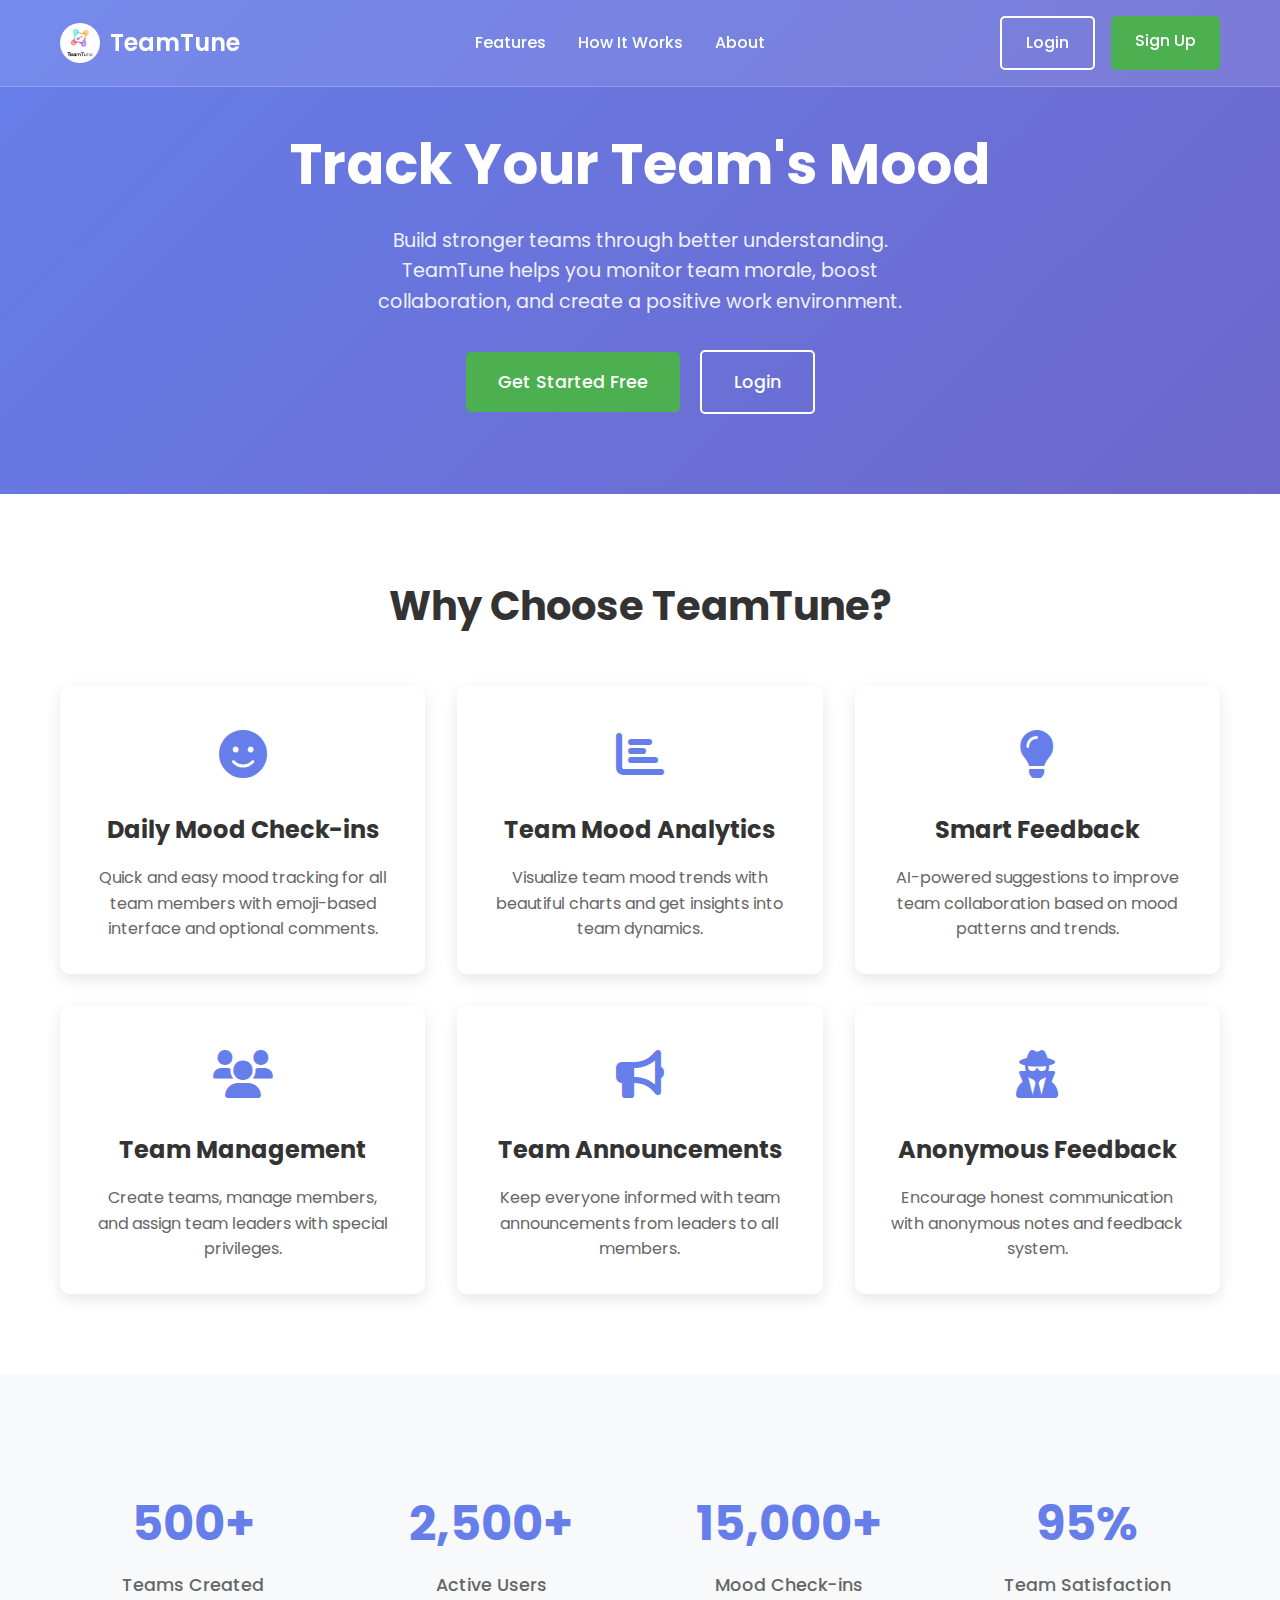
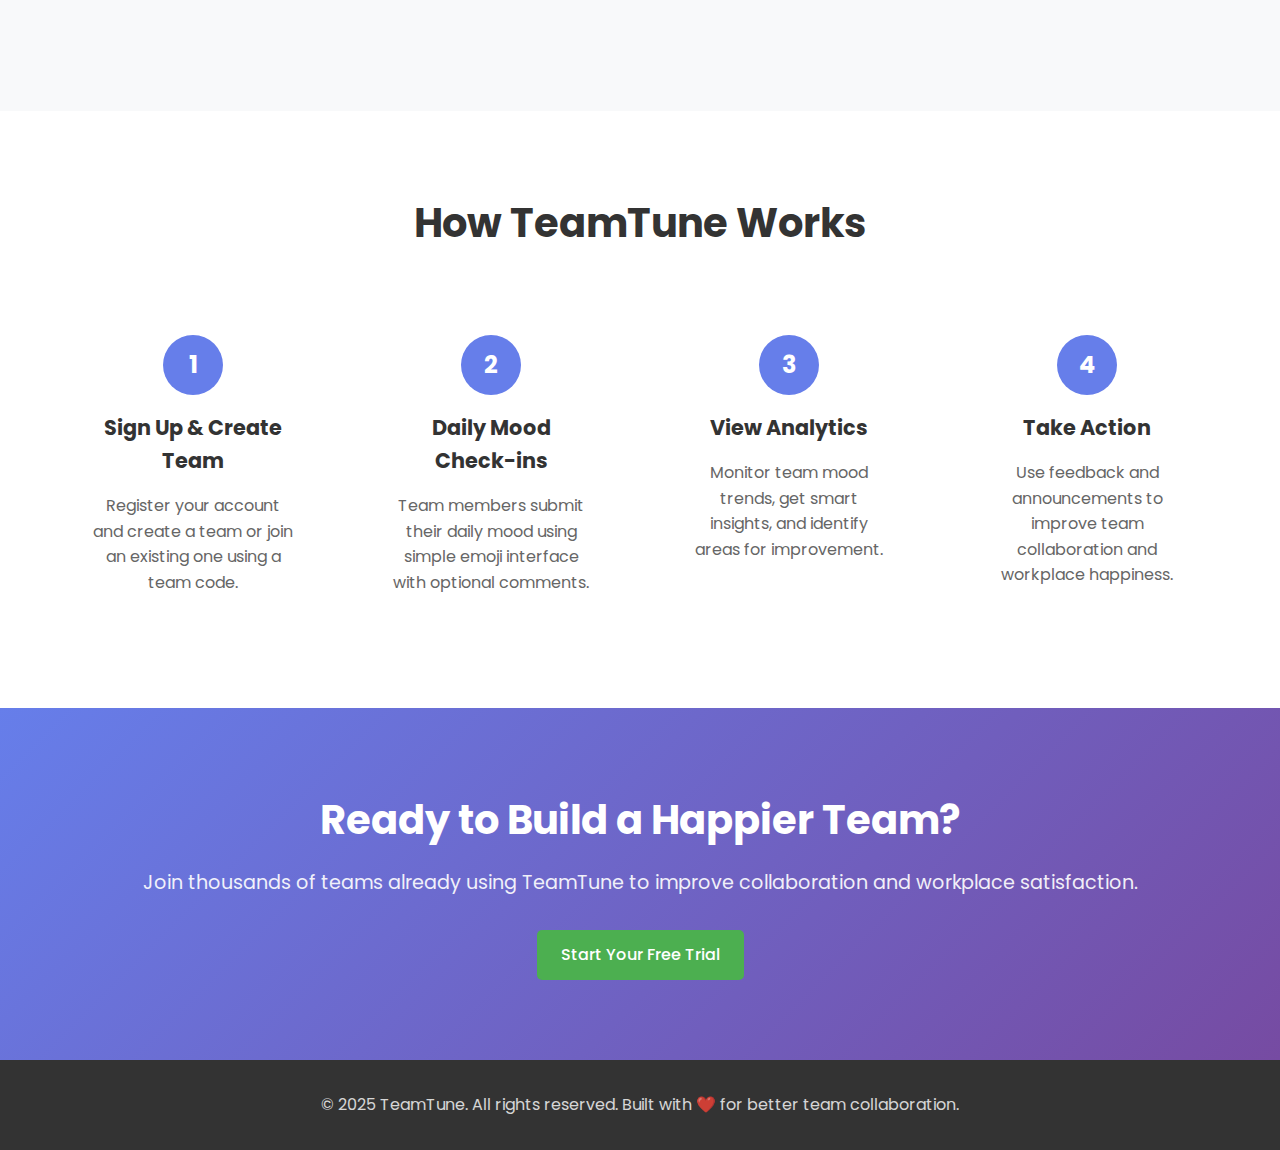
<file: index.html>
<!DOCTYPE html>
<html lang="en">
<head>
    <meta charset="UTF-8">
    <meta name="viewport" content="width=device-width, initial-scale=1.0">
    <title>TeamTune - Team Mood Tracking Platform</title>
    <!-- Favicon for browser tab -->
    <link rel="icon" href="image/llogo-removebg-preview (1).png" type="image/png">
    <link rel="shortcut icon" href="image/llogo-removebg-preview (1).png" type="image/png">
    <link rel="stylesheet" href="https://cdnjs.cloudflare.com/ajax/libs/font-awesome/6.0.0-beta3/css/all.min.css">
    <link href="https://fonts.googleapis.com/css2?family=Poppins:wght@300;400;500;600;700&display=swap" rel="stylesheet">
    <style>
        * {
            margin: 0;
            padding: 0;
            box-sizing: border-box;
        }

        body {
            font-family: 'Poppins', sans-serif;
            line-height: 1.6;
            color: #333;
            background: linear-gradient(135deg, #667eea 0%, #764ba2 100%);
            min-height: 100vh;
        }

        .container {
            max-width: 1200px;
            margin: 0 auto;
            padding: 0 20px;
        }

        /* Header */
        .header {
            background: rgba(255, 255, 255, 0.1);
            backdrop-filter: blur(10px);
            padding: 1rem 0;
            position: fixed;
            width: 100%;
            top: 0;
            z-index: 1000;
            border-bottom: 1px solid rgba(255, 255, 255, 0.2);
        }

        .nav {
            display: flex;
            justify-content: space-between;
            align-items: center;
        }

        .logo {
            display: flex;
            align-items: center;
            gap: 10px;
            color: white;
            font-size: 1.5rem;
            font-weight: 600;
        }

        .logo img {
            width: 40px;
            height: 40px;
        }

        .nav-links {
            display: flex;
            gap: 2rem;
            list-style: none;
        }

        .nav-links a {
            color: white;
            text-decoration: none;
            font-weight: 500;
            transition: color 0.3s;
        }

        .nav-links a:hover {
            color: #ffd700;
        }

        .auth-buttons {
            display: flex;
            gap: 1rem;
        }

        .btn {
            padding: 0.75rem 1.5rem;
            border: none;
            border-radius: 5px;
            font-weight: 500;
            text-decoration: none;
            cursor: pointer;
            transition: all 0.3s;
            display: inline-block;
            text-align: center;
        }

        .btn-primary {
            background: #4CAF50;
            color: white;
        }

        .btn-primary:hover {
            background: #45a049;
            transform: translateY(-2px);
        }

        .btn-secondary {
            background: transparent;
            color: white;
            border: 2px solid white;
        }

        .btn-secondary:hover {
            background: white;
            color: #667eea;
        }

        /* Hero Section */
        .hero {
            padding: 120px 0 80px;
            text-align: center;
            color: white;
        }

        .hero h1 {
            font-size: 3.5rem;
            margin-bottom: 1rem;
            font-weight: 700;
        }

        .hero p {
            font-size: 1.2rem;
            margin-bottom: 2rem;
            opacity: 0.9;
            max-width: 600px;
            margin-left: auto;
            margin-right: auto;
        }

        .hero .btn {
            font-size: 1.1rem;
            padding: 1rem 2rem;
            margin: 0 0.5rem;
        }

        /* Features Section */
        .features {
            padding: 80px 0;
            background: white;
        }

        .features h2 {
            text-align: center;
            font-size: 2.5rem;
            margin-bottom: 3rem;
            color: #333;
        }

        .features-grid {
            display: grid;
            grid-template-columns: repeat(auto-fit, minmax(300px, 1fr));
            gap: 2rem;
            margin-top: 3rem;
        }

        .feature-card {
            text-align: center;
            padding: 2rem;
            border-radius: 10px;
            box-shadow: 0 5px 15px rgba(0, 0, 0, 0.1);
            transition: transform 0.3s;
        }

        .feature-card:hover {
            transform: translateY(-5px);
        }

        .feature-icon {
            font-size: 3rem;
            color: #667eea;
            margin-bottom: 1rem;
        }

        .feature-card h3 {
            font-size: 1.5rem;
            margin-bottom: 1rem;
            color: #333;
        }

        .feature-card p {
            color: #666;
            line-height: 1.6;
        }

        /* Statistics Section */
        .stats {
            padding: 80px 0;
            background: #f8f9fa;
        }

        .stats-grid {
            display: grid;
            grid-template-columns: repeat(auto-fit, minmax(250px, 1fr));
            gap: 2rem;
            text-align: center;
        }

        .stat-item {
            padding: 2rem;
        }

        .stat-number {
            font-size: 3rem;
            font-weight: 700;
            color: #667eea;
            margin-bottom: 0.5rem;
        }

        .stat-label {
            font-size: 1.1rem;
            color: #666;
            font-weight: 500;
        }

        /* How It Works Section */
        .how-it-works {
            padding: 80px 0;
            background: white;
        }

        .how-it-works h2 {
            text-align: center;
            font-size: 2.5rem;
            margin-bottom: 3rem;
            color: #333;
        }

        .steps {
            display: grid;
            grid-template-columns: repeat(auto-fit, minmax(250px, 1fr));
            gap: 2rem;
            margin-top: 3rem;
        }

        .step {
            text-align: center;
            padding: 2rem;
            position: relative;
        }

        .step-number {
            display: inline-block;
            width: 60px;
            height: 60px;
            background: #667eea;
            color: white;
            border-radius: 50%;
            font-size: 1.5rem;
            font-weight: 700;
            line-height: 60px;
            margin-bottom: 1rem;
        }

        .step h3 {
            font-size: 1.3rem;
            margin-bottom: 1rem;
            color: #333;
        }

        .step p {
            color: #666;
            line-height: 1.6;
        }

        /* CTA Section */
        .cta {
            padding: 80px 0;
            background: linear-gradient(135deg, #667eea 0%, #764ba2 100%);
            color: white;
            text-align: center;
        }

        .cta h2 {
            font-size: 2.5rem;
            margin-bottom: 1rem;
        }

        .cta p {
            font-size: 1.2rem;
            margin-bottom: 2rem;
            opacity: 0.9;
        }

        /* Footer */
        .footer {
            background: #333;
            color: white;
            padding: 2rem 0;
            text-align: center;
        }

        .footer p {
            opacity: 0.8;
        }

        /* Responsive */
        @media (max-width: 768px) {
            .nav-links {
                display: none;
            }

            .hero h1 {
                font-size: 2.5rem;
            }

            .hero p {
                font-size: 1rem;
            }

            .auth-buttons {
                flex-direction: column;
                gap: 0.5rem;
            }
        }

        /* Animations */
        @keyframes fadeInUp {
            from {
                opacity: 0;
                transform: translateY(30px);
            }
            to {
                opacity: 1;
                transform: translateY(0);
            }
        }

        .feature-card {
            animation: fadeInUp 0.6s ease-out;
        }

        .feature-card:nth-child(1) { animation-delay: 0.1s; }
        .feature-card:nth-child(2) { animation-delay: 0.2s; }
        .feature-card:nth-child(3) { animation-delay: 0.3s; }
        .feature-card:nth-child(4) { animation-delay: 0.4s; }
        .feature-card:nth-child(5) { animation-delay: 0.5s; }
        .feature-card:nth-child(6) { animation-delay: 0.6s; }
    </style>
</head>
<body>
    <!-- Header -->
    <header class="header">
        <nav class="nav container">
            <div class="logo">
                <img src="image/llogo-removebg-preview (1).png" alt="TeamTune Logo">
                <span>TeamTune</span>
            </div>
            <ul class="nav-links">
                <li><a href="#features">Features</a></li>
                <li><a href="#how-it-works">How It Works</a></li>
                <li><a href="#about">About</a></li>
            </ul>
            <div class="auth-buttons">
                <a href="login.html" class="btn btn-secondary">Login</a>
                <a href="register.html" class="btn btn-primary">Sign Up</a>
            </div>
        </nav>
    </header>

    <!-- Hero Section -->
    <section class="hero">
        <div class="container">
            <h1>Track Your Team's Mood</h1>
            <p>Build stronger teams through better understanding. TeamTune helps you monitor team morale, boost collaboration, and create a positive work environment.</p>
            <a href="register.html" class="btn btn-primary">Get Started Free</a>
            <a href="login.html" class="btn btn-secondary">Login</a>
        </div>
    </section>

    <!-- Features Section -->
    <section class="features" id="features">
        <div class="container">
            <h2>Why Choose TeamTune?</h2>
            <div class="features-grid">
                <div class="feature-card">
                    <div class="feature-icon">
                        <i class="fas fa-smile"></i>
                    </div>
                    <h3>Daily Mood Check-ins</h3>
                    <p>Quick and easy mood tracking for all team members with emoji-based interface and optional comments.</p>
                </div>
                <div class="feature-card">
                    <div class="feature-icon">
                        <i class="fas fa-chart-bar"></i>
                    </div>
                    <h3>Team Mood Analytics</h3>
                    <p>Visualize team mood trends with beautiful charts and get insights into team dynamics.</p>
                </div>
                <div class="feature-card">
                    <div class="feature-icon">
                        <i class="fas fa-lightbulb"></i>
                    </div>
                    <h3>Smart Feedback</h3>
                    <p>AI-powered suggestions to improve team collaboration based on mood patterns and trends.</p>
                </div>
                <div class="feature-card">
                    <div class="feature-icon">
                        <i class="fas fa-users"></i>
                    </div>
                    <h3>Team Management</h3>
                    <p>Create teams, manage members, and assign team leaders with special privileges.</p>
                </div>
                <div class="feature-card">
                    <div class="feature-icon">
                        <i class="fas fa-bullhorn"></i>
                    </div>
                    <h3>Team Announcements</h3>
                    <p>Keep everyone informed with team announcements from leaders to all members.</p>
                </div>
                <div class="feature-card">
                    <div class="feature-icon">
                        <i class="fas fa-user-secret"></i>
                    </div>
                    <h3>Anonymous Feedback</h3>
                    <p>Encourage honest communication with anonymous notes and feedback system.</p>
                </div>
            </div>
        </div>
    </section>

    <!-- Statistics Section -->
    <section class="stats">
        <div class="container">
            <div class="stats-grid">
                <div class="stat-item">
                    <div class="stat-number">500+</div>
                    <div class="stat-label">Teams Created</div>
                </div>
                <div class="stat-item">
                    <div class="stat-number">2,500+</div>
                    <div class="stat-label">Active Users</div>
                </div>
                <div class="stat-item">
                    <div class="stat-number">15,000+</div>
                    <div class="stat-label">Mood Check-ins</div>
                </div>
                <div class="stat-item">
                    <div class="stat-number">95%</div>
                    <div class="stat-label">Team Satisfaction</div>
                </div>
            </div>
        </div>
    </section>

    <!-- How It Works Section -->
    <section class="how-it-works" id="how-it-works">
        <div class="container">
            <h2>How TeamTune Works</h2>
            <div class="steps">
                <div class="step">
                    <div class="step-number">1</div>
                    <h3>Sign Up & Create Team</h3>
                    <p>Register your account and create a team or join an existing one using a team code.</p>
                </div>
                <div class="step">
                    <div class="step-number">2</div>
                    <h3>Daily Mood Check-ins</h3>
                    <p>Team members submit their daily mood using simple emoji interface with optional comments.</p>
                </div>
                <div class="step">
                    <div class="step-number">3</div>
                    <h3>View Analytics</h3>
                    <p>Monitor team mood trends, get smart insights, and identify areas for improvement.</p>
                </div>
                <div class="step">
                    <div class="step-number">4</div>
                    <h3>Take Action</h3>
                    <p>Use feedback and announcements to improve team collaboration and workplace happiness.</p>
                </div>
            </div>
        </div>
    </section>

    <!-- CTA Section -->
    <section class="cta">
        <div class="container">
            <h2>Ready to Build a Happier Team?</h2>
            <p>Join thousands of teams already using TeamTune to improve collaboration and workplace satisfaction.</p>
            <a href="register.html" class="btn btn-primary">Start Your Free Trial</a>
        </div>
    </section>

    <!-- Footer -->
    <footer class="footer">
        <div class="container">
            <p>&copy; 2025 TeamTune. All rights reserved. Built with ❤️ for better team collaboration.</p>
        </div>
    </footer>

    <script>
        // Smooth scrolling for navigation links
        document.querySelectorAll('a[href^="#"]').forEach(anchor => {
            anchor.addEventListener('click', function (e) {
                e.preventDefault();
                const target = document.querySelector(this.getAttribute('href'));
                if (target) {
                    target.scrollIntoView({
                        behavior: 'smooth',
                        block: 'start'
                    });
                }
            });
        });

        // Check if user is already logged in
        document.addEventListener('DOMContentLoaded', () => {
            const currentUser = localStorage.getItem('teamtune_current_user');
            if (currentUser) {
                // If user is logged in, update the buttons
                const authButtons = document.querySelector('.auth-buttons');
                const user = JSON.parse(currentUser);
                authButtons.innerHTML = `
                    <span style="color: white; margin-right: 1rem;">Hello, ${user.name}!</span>
                    <a href="index.html" class="btn btn-primary">Dashboard</a>
                    <button onclick="logout()" class="btn btn-secondary">Logout</button>
                `;
            }
        });

        function logout() {
            localStorage.removeItem('teamtune_current_user');
            location.reload();
        }

        // Add scroll effect to header
        window.addEventListener('scroll', () => {
            const header = document.querySelector('.header');
            if (window.scrollY > 100) {
                header.style.background = 'rgba(255, 255, 255, 0.95)';
                header.style.backdropFilter = 'blur(20px)';
            } else {
                header.style.background = 'rgba(255, 255, 255, 0.1)';
                header.style.backdropFilter = 'blur(10px)';
            }
        });

        // Animate statistics on scroll
        const observerOptions = {
            threshold: 0.5,
            rootMargin: '0px 0px -100px 0px'
        };

        const observer = new IntersectionObserver((entries) => {
            entries.forEach(entry => {
                if (entry.isIntersecting) {
                    const statNumbers = entry.target.querySelectorAll('.stat-number');
                    statNumbers.forEach(stat => {
                        const finalNumber = stat.textContent;
                        const isPercentage = finalNumber.includes('%');
                        const numValue = parseInt(finalNumber.replace(/[^\d]/g, ''));
                        
                        let currentNumber = 0;
                        const increment = numValue / 50;
                        
                        const timer = setInterval(() => {
                            currentNumber += increment;
                            if (currentNumber >= numValue) {
                                stat.textContent = finalNumber;
                                clearInterval(timer);
                            } else {
                                stat.textContent = Math.floor(currentNumber) + (isPercentage ? '%' : '+');
                            }
                        }, 30);
                    });
                    observer.unobserve(entry.target);
                }
            });
        }, observerOptions);

        const statsSection = document.querySelector('.stats');
        if (statsSection) {
            observer.observe(statsSection);
        }
    </script>
</body>
</html>
</file>
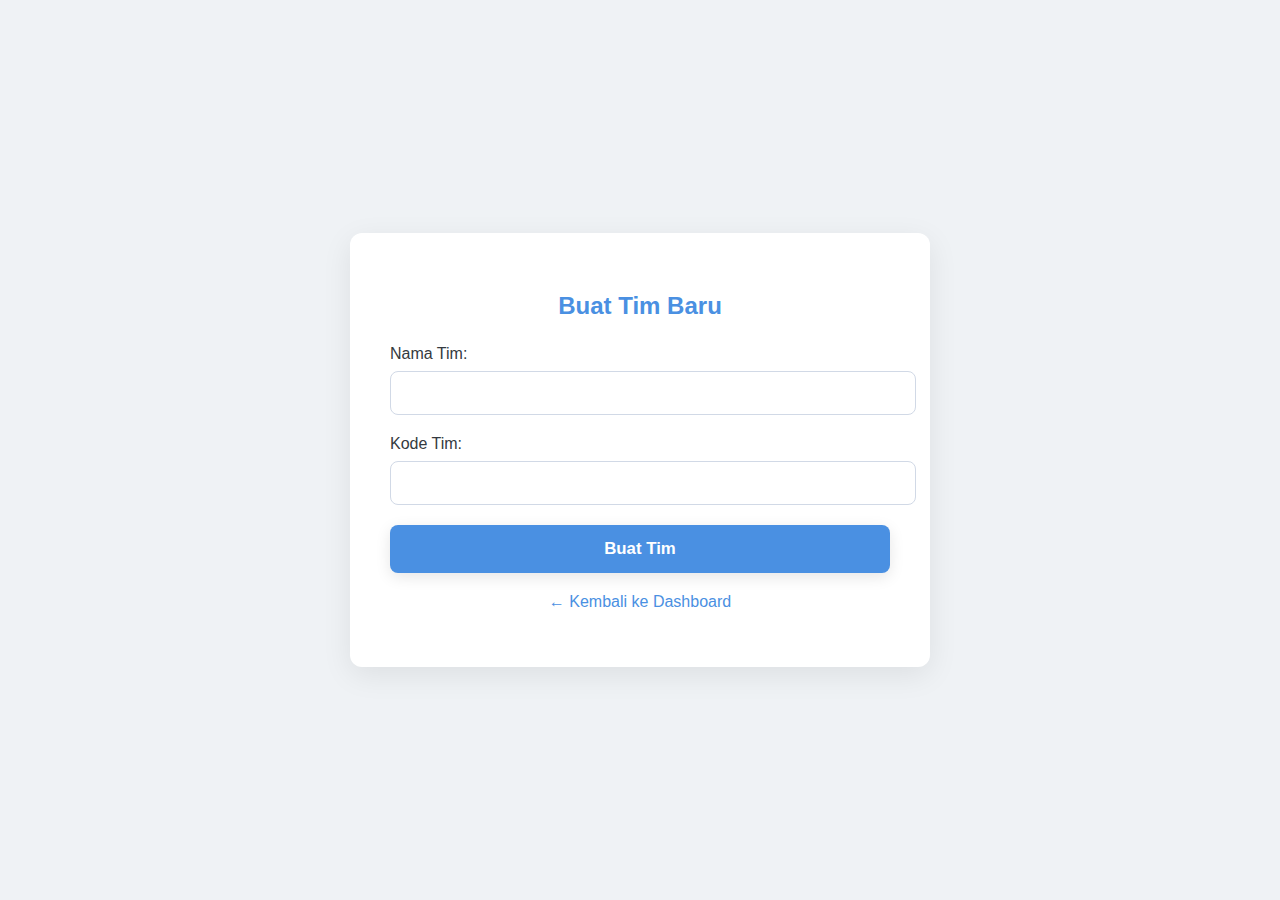
<file: create-team.html>
<!DOCTYPE html>
<html lang="en">
<head>
  <meta charset="UTF-8">
  <title>Buat Tim - TeamTune</title>
  <link rel="stylesheet" href="css/team.css">
</head>
<body>
  <div class="auth-container">
    <h2>Buat Tim Baru</h2>
    <form id="createTeamForm">
      <label for="teamName">Nama Tim:</label>
      <input type="text" id="teamName" required>
      <label for="teamCode">Kode Tim:</label>
      <input type="text" id="teamCode" required>
      <button type="submit">Buat Tim</button>
    </form>
    <p><a href="user-dashboard.html">← Kembali ke Dashboard</a></p>
  </div>

  <script src="js/create-team.js"></script>
</body>
</html>
</file>
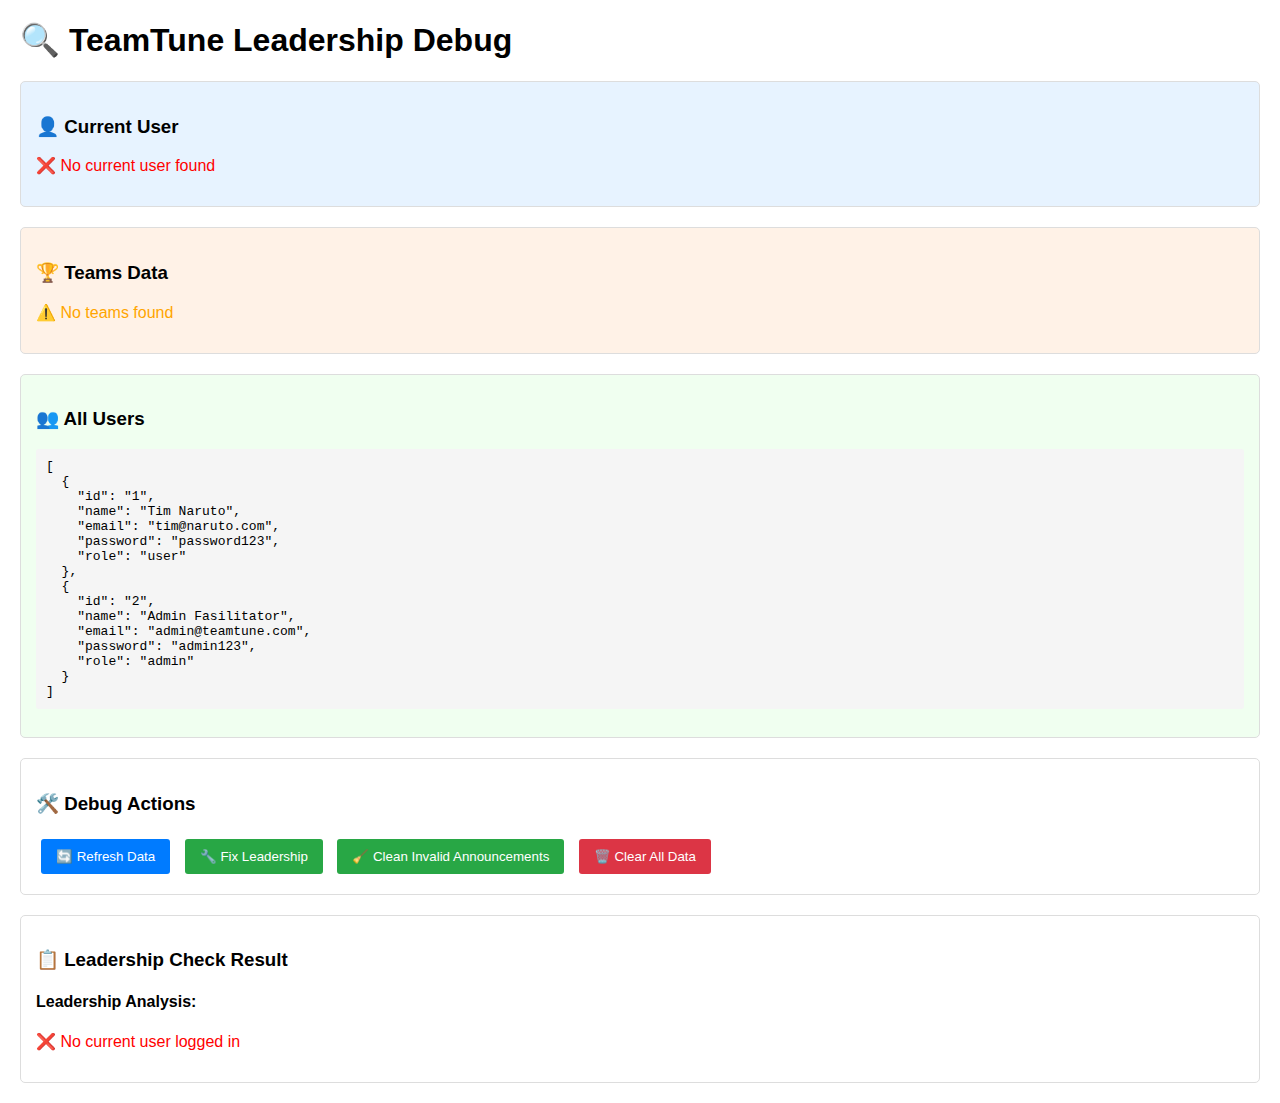
<file: debug.html>
<!DOCTYPE html>
<html>
<head>
    <title>Debug TeamTune Leadership</title>
    <style>
        body { font-family: Arial, sans-serif; margin: 20px; }
        .debug-section { margin: 20px 0; padding: 15px; border: 1px solid #ddd; border-radius: 5px; }
        .user-info { background: #e7f3ff; }
        .team-info { background: #fff2e7; }
        .role-info { background: #f0fff0; }
        pre { background: #f5f5f5; padding: 10px; border-radius: 3px; overflow-x: auto; }
        button { padding: 10px 15px; margin: 5px; border: none; border-radius: 3px; cursor: pointer; }
        .btn-primary { background: #007bff; color: white; }
        .btn-danger { background: #dc3545; color: white; }
        .btn-success { background: #28a745; color: white; }
    </style>
</head>
<body>
    <h1>🔍 TeamTune Leadership Debug</h1>

    <div class="debug-section user-info">
        <h3>👤 Current User</h3>
        <div id="currentUserInfo"></div>
    </div>

    <div class="debug-section team-info">
        <h3>🏆 Teams Data</h3>
        <div id="teamsInfo"></div>
    </div>

    <div class="debug-section role-info">
        <h3>👥 All Users</h3>
        <div id="allUsersInfo"></div>
    </div>

    <div class="debug-section">
        <h3>🛠️ Debug Actions</h3>
        <button class="btn-primary" onclick="refreshDebug()">🔄 Refresh Data</button>
        <button class="btn-success" onclick="fixLeadership()">🔧 Fix Leadership</button>
        <button class="btn-success" onclick="cleanupAnnouncements()">🧹 Clean Invalid Announcements</button>
        <button class="btn-danger" onclick="clearData()">🗑️ Clear All Data</button>
    </div>

    <div class="debug-section">
        <h3>📋 Leadership Check Result</h3>
        <div id="leadershipCheck"></div>
    </div>

    <script>
        function refreshDebug() {
            // Current User
            const currentUser = JSON.parse(localStorage.getItem('teamtune_current_user') || 'null');
            document.getElementById('currentUserInfo').innerHTML = currentUser ? 
                `<pre>${JSON.stringify(currentUser, null, 2)}</pre>` : 
                '<p style="color: red;">❌ No current user found</p>';

            // Teams
            const teams = JSON.parse(localStorage.getItem('teams') || '[]');
            document.getElementById('teamsInfo').innerHTML = teams.length > 0 ? 
                `<pre>${JSON.stringify(teams, null, 2)}</pre>` : 
                '<p style="color: orange;">⚠️ No teams found</p>';

            // All Users
            const users = JSON.parse(localStorage.getItem('teamtune_users') || '[]');
            document.getElementById('allUsersInfo').innerHTML = users.length > 0 ? 
                `<pre>${JSON.stringify(users, null, 2)}</pre>` : 
                '<p style="color: orange;">⚠️ No users found</p>';

            // Leadership Check
            checkLeadership();
        }

        function checkLeadership() {
            const currentUser = JSON.parse(localStorage.getItem('teamtune_current_user') || 'null');
            const teams = JSON.parse(localStorage.getItem('teams') || '[]');
            
            let result = '<h4>Leadership Analysis:</h4>';
            
            if (!currentUser) {
                result += '<p style="color: red;">❌ No current user logged in</p>';
                document.getElementById('leadershipCheck').innerHTML = result;
                return;
            }

            result += `<p><strong>User:</strong> ${currentUser.name} (ID: ${currentUser.id})</p>`;
            result += `<p><strong>User Role:</strong> ${currentUser.role || 'undefined'}</p>`;
            result += `<p><strong>User Team ID:</strong> ${currentUser.teamId || 'none'}</p>`;

            if (currentUser.teamId) {
                const userTeam = teams.find(t => t.id === currentUser.teamId);
                if (userTeam) {
                    result += `<p><strong>Team Found:</strong> ${userTeam.name}</p>`;
                    result += `<p><strong>Team Leader ID:</strong> ${userTeam.leaderId || 'undefined'}</p>`;
                    
                    const isLeader1 = currentUser.role === 'team_leader';
                    const isLeader2 = userTeam.leaderId === currentUser.id;
                    
                    result += `<p><strong>Role Check:</strong> ${isLeader1 ? '✅' : '❌'} (role === 'team_leader')</p>`;
                    result += `<p><strong>Leader ID Check:</strong> ${isLeader2 ? '✅' : '❌'} (leaderId matches)</p>`;
                    
                    if (isLeader1 && isLeader2) {
                        result += '<p style="color: green; font-weight: bold;">🎉 USER IS VALID LEADER!</p>';
                    } else {
                        result += '<p style="color: red; font-weight: bold;">❌ LEADERSHIP ISSUE DETECTED!</p>';
                        if (!isLeader1) result += '<p style="color: red;">→ User role is not team_leader</p>';
                        if (!isLeader2) result += '<p style="color: red;">→ Team leaderId does not match user ID</p>';
                    }
                } else {
                    result += '<p style="color: red;">❌ Team not found in teams array</p>';
                }
            } else {
                result += '<p style="color: orange;">⚠️ User has no team</p>';
            }

            document.getElementById('leadershipCheck').innerHTML = result;
        }

        function fixLeadership() {
            const currentUser = JSON.parse(localStorage.getItem('teamtune_current_user') || 'null');
            const teams = JSON.parse(localStorage.getItem('teams') || '[]');
            const users = JSON.parse(localStorage.getItem('teamtune_users') || '[]');

            if (!currentUser) {
                alert('❌ No user logged in');
                return;
            }

            // If user has no team, can't fix leadership
            if (!currentUser.teamId) {
                alert('❌ User has no team');
                return;
            }

            // Find team and user
            const teamIndex = teams.findIndex(t => t.id === currentUser.teamId);
            const userIndex = users.findIndex(u => u.id === currentUser.id);

            if (teamIndex === -1) {
                alert('❌ Team not found');
                return;
            }

            if (userIndex === -1) {
                alert('❌ User not found in users array');
                return;
            }

            // Check if team has no leader, make current user the leader
            if (!teams[teamIndex].leaderId) {
                teams[teamIndex].leaderId = currentUser.id;
                users[userIndex].role = 'team_leader';
                currentUser.role = 'team_leader';

                // Save back to localStorage
                localStorage.setItem('teams', JSON.stringify(teams));
                localStorage.setItem('teamtune_users', JSON.stringify(users));
                localStorage.setItem('teamtune_current_user', JSON.stringify(currentUser));

                alert('✅ Leadership fixed! You are now the team leader. Refresh user dashboard to see changes.');
            } else if (teams[teamIndex].leaderId === currentUser.id) {
                // User is already leader in team, just fix the role
                users[userIndex].role = 'team_leader';
                currentUser.role = 'team_leader';

                localStorage.setItem('teamtune_users', JSON.stringify(users));
                localStorage.setItem('teamtune_current_user', JSON.stringify(currentUser));

                alert('✅ User role fixed! You are confirmed as team leader. Refresh user dashboard to see changes.');
            } else {
                alert('❌ Another user is already the leader of this team');
            }

            refreshDebug();
        }

        function clearData() {
            if (confirm('Are you sure you want to clear all data?')) {
                localStorage.removeItem('teamtune_current_user');
                localStorage.removeItem('teams');
                localStorage.removeItem('teamtune_users');
                localStorage.removeItem('teamtune_moods');
                localStorage.removeItem('team_announcements');
                alert('🗑️ All data cleared');
                refreshDebug();
            }
        }

        function cleanupAnnouncements() {
            const announcements = JSON.parse(localStorage.getItem('team_announcements') || '[]');
            const teams = JSON.parse(localStorage.getItem('teams') || '[]');
            const users = JSON.parse(localStorage.getItem('teamtune_users') || '[]');
            
            const beforeCount = announcements.length;
            
            const validAnnouncements = announcements.filter(announcement => {
                const team = teams.find(t => t.id === announcement.teamId);
                const author = users.find(u => u.id === announcement.authorId);
                
                // Keep announcement only if author is verified team leader
                return team && author && 
                       author.role === 'team_leader' && 
                       team.leaderId === author.id;
            });
            
            localStorage.setItem('team_announcements', JSON.stringify(validAnnouncements));
            
            const removedCount = beforeCount - validAnnouncements.length;
            alert(`🧹 Cleaned up ${removedCount} invalid announcements. ${validAnnouncements.length} valid announcements remaining.`);
            refreshDebug();
        }

        // Auto refresh on load
        refreshDebug();
    </script>
</body>
</html>
</file>
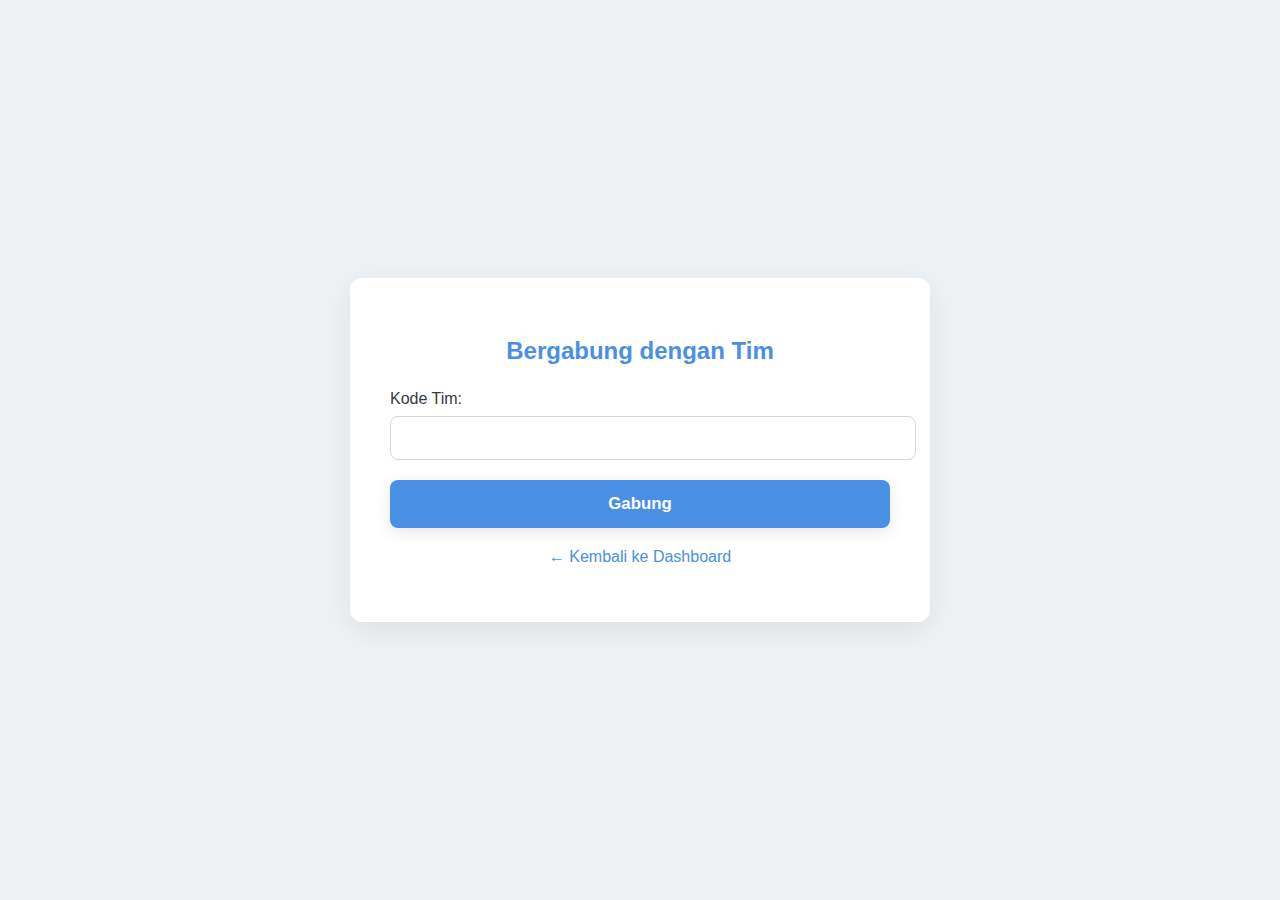
<file: join-team.html>
<!DOCTYPE html>
<html lang="en">
<head>
  <meta charset="UTF-8">
  <title>Bergabung Tim - TeamTune</title>
  <link rel="stylesheet" href="css/team.css">
</head>
<body>
  <div class="auth-container">
    <h2>Bergabung dengan Tim</h2>
    <form id="joinTeamForm">
      <label for="joinTeamCode">Kode Tim:</label>
      <input type="text" id="joinTeamCode" required>
      <button type="submit">Gabung</button>
    </form>
    <p><a href="user-dashboard.html">← Kembali ke Dashboard</a></p>
  </div>

  <script src="js/join-team.js"></script>
</body>
</html>
</file>
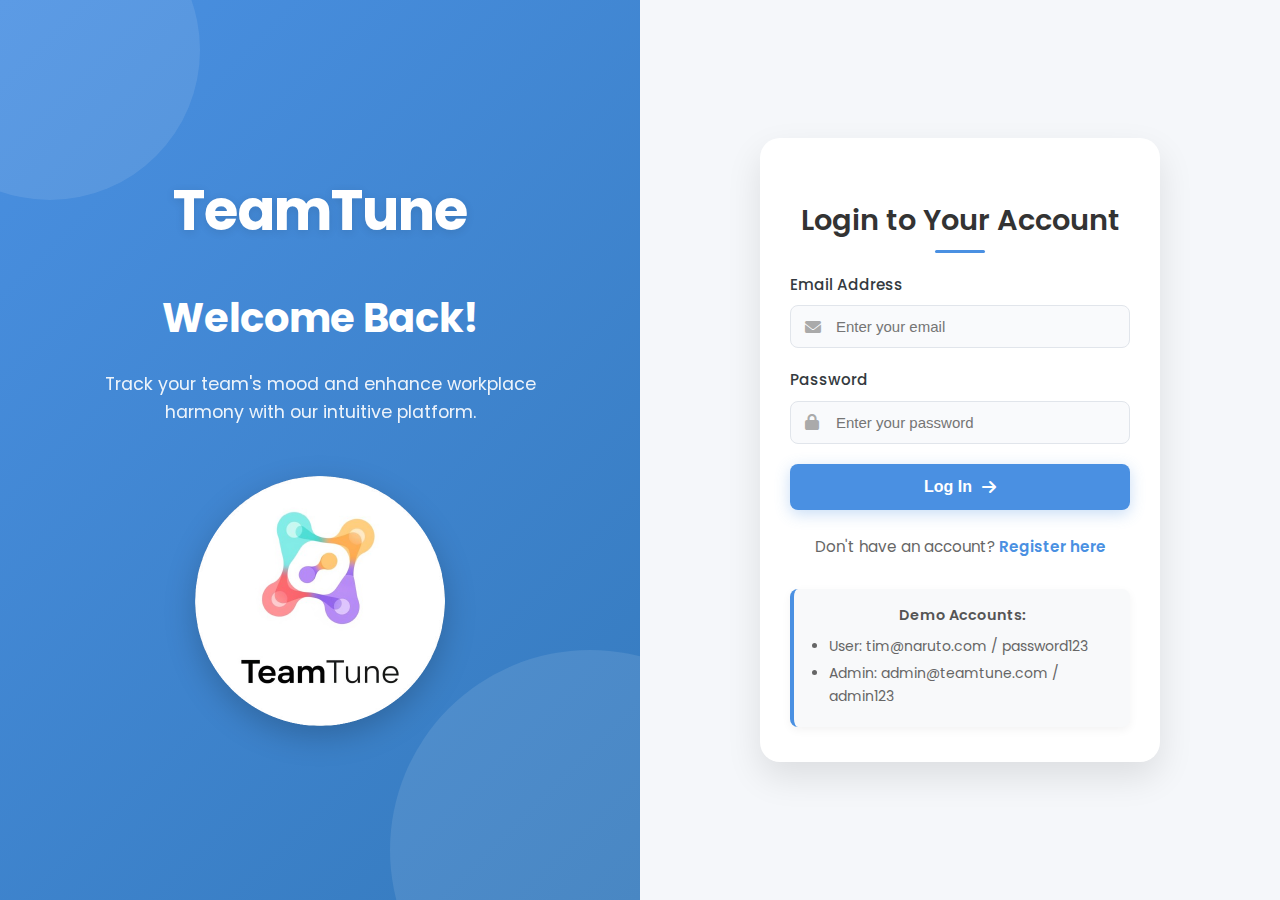
<file: login.html>
<!DOCTYPE html>
<html lang="en">
<head>    <meta charset="UTF-8">
    <meta name="viewport" content="width=device-width, initial-scale=1.0">
    <title>TeamTune - Login</title>
    <!-- Favicon for browser tab -->
    <link rel="icon" href="image/llogo-removebg-preview (1).png" type="image/png">
    <link rel="shortcut icon" href="image/llogo-removebg-preview (1).png" type="image/png">
    <link rel="stylesheet" href="css/style.css">
    <link rel="stylesheet" href="css/auth-style.css">
    <link rel="stylesheet" href="https://cdnjs.cloudflare.com/ajax/libs/font-awesome/6.0.0-beta3/css/all.min.css">
    <link href="https://fonts.googleapis.com/css2?family=Poppins:wght@300;400;500;600;700&display=swap" rel="stylesheet">
</head>
<body>
    <div class="auth-container">
        <div class="auth-left-panel">
            <div class="auth-left-content">
                <div class="auth-logo-large">TeamTune</div>
                <h1>Welcome Back!</h1>
                <p>Track your team's mood and enhance workplace harmony with our intuitive platform.</p>
                <div class="auth-illustration">
                    <img src="image/llogo-removebg-preview (1).png" alt="Team Collaboration">
                </div>
            </div>
        </div>
        
        <div class="auth-right-panel">
            <div class="auth-card">
                <div class="auth-logo">TeamTune</div>
                <h2 class="auth-title">Login to Your Account</h2>
                
                <form id="loginForm">
                    <div class="form-group">
                        <label for="email">Email Address</label>
                        <div class="input-with-icon">
                            <i class="fas fa-envelope"></i>
                            <input type="email" id="email" name="email" placeholder="Enter your email" required>
                        </div>
                    </div>
                    
                    <div class="form-group">
                        <label for="password">Password</label>
                        <div class="input-with-icon">
                            <i class="fas fa-lock"></i>
                            <input type="password" id="password" name="password" placeholder="Enter your password" required>
                        </div>
                    </div>
                    
                    <button type="submit" class="auth-btn">
                        <span>Log In</span>
                        <i class="fas fa-arrow-right"></i>
                    </button>
                    
                    <div class="auth-switch">
                        Don't have an account? <a href="register.html">Register here</a>
                    </div>
                    
                    <div class="auth-demo-accounts">
                        <p>Demo Accounts:</p>
                        <ul>
                            <li>User: tim@naruto.com / password123</li>
                            <li>Admin: admin@teamtune.com / admin123</li>
                        </ul>
                    </div>
                </form>
            </div>
        </div>
    </div>
    
    <script src="js/auth.js"></script>
</body>
</html>
</file>
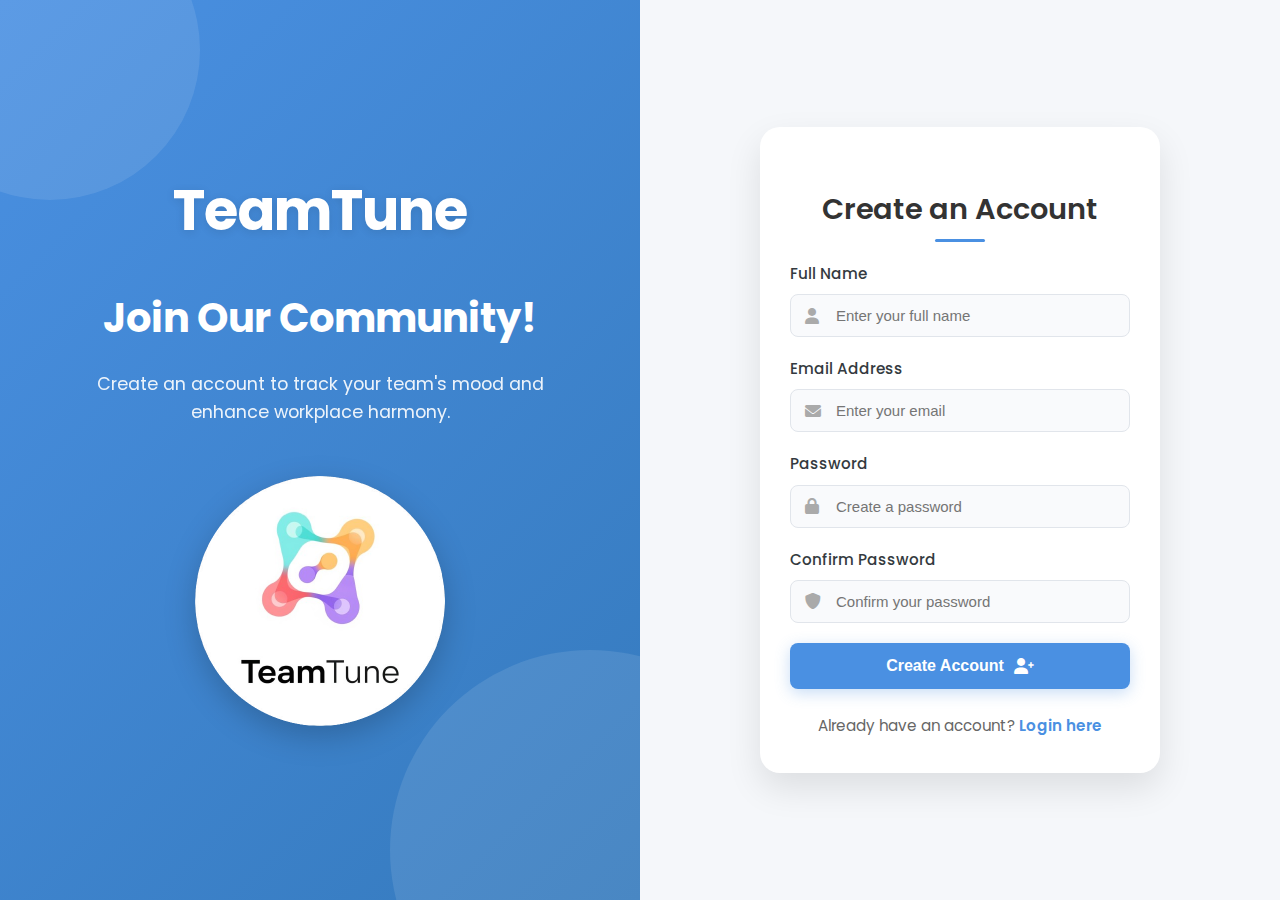
<file: register.html>
<!DOCTYPE html>
<html lang="en">
<head>    <meta charset="UTF-8">
    <meta name="viewport" content="width=device-width, initial-scale=1.0">
    <title>TeamTune - Register</title>
    <!-- Favicon for browser tab -->
    <link rel="icon" href="image/llogo-removebg-preview (1).png" type="image/png">
    <link rel="shortcut icon" href="image/llogo-removebg-preview (1).png" type="image/png">
    <link rel="stylesheet" href="css/style.css">
    <link rel="stylesheet" href="css/auth-style.css">
    <link rel="stylesheet" href="https://cdnjs.cloudflare.com/ajax/libs/font-awesome/6.0.0-beta3/css/all.min.css">
    <link href="https://fonts.googleapis.com/css2?family=Poppins:wght@300;400;500;600;700&display=swap" rel="stylesheet">
</head>
<body>
    <div class="auth-container">
        <div class="auth-left-panel">
            <div class="auth-left-content">
                <div class="auth-logo-large">TeamTune</div>
                <h1>Join Our Community!</h1>
                <p>Create an account to track your team's mood and enhance workplace harmony.</p>
                <div class="auth-illustration">
                    <img src="image/llogo-removebg-preview (1).png" alt="Team Registration">
                </div>
            </div>
        </div>
        
        <div class="auth-right-panel">
            <div class="auth-card">
                <div class="auth-logo">TeamTune</div>
                <h2 class="auth-title">Create an Account</h2>
                
                <form id="registerForm">
                    <div class="form-group">
                        <label for="name">Full Name</label>
                        <div class="input-with-icon">
                            <i class="fas fa-user"></i>
                            <input type="text" id="name" name="name" placeholder="Enter your full name" required>
                        </div>
                    </div>
                    
                    <div class="form-group">
                        <label for="email">Email Address</label>
                        <div class="input-with-icon">
                            <i class="fas fa-envelope"></i>
                            <input type="email" id="email" name="email" placeholder="Enter your email" required>
                        </div>
                    </div>
                    
                    <div class="form-group">
                        <label for="password">Password</label>
                        <div class="input-with-icon">
                            <i class="fas fa-lock"></i>
                            <input type="password" id="password" name="password" placeholder="Create a password" required>
                        </div>
                    </div>
                    
                    <div class="form-group">
                        <label for="confirmPassword">Confirm Password</label>
                        <div class="input-with-icon">
                            <i class="fas fa-shield-alt"></i>
                            <input type="password" id="confirmPassword" name="confirmPassword" placeholder="Confirm your password" required>
                        </div>
                    </div>
                    
                    <button type="submit" class="auth-btn">
                        <span>Create Account</span>
                        <i class="fas fa-user-plus"></i>
                    </button>
                    
                    <div class="auth-switch">
                        Already have an account? <a href="login.html">Login here</a>
                    </div>
                </form>
            </div>
        </div>
    </div>
    
    <script src="js/auth.js"></script>
</body>
</html>
</file>
<file: css/team.css>
/* auth.css - Halaman Buat Tim dan Gabung Tim */

body {
  font-family: 'Poppins', sans-serif;
  margin: 0;
  background-color: var(--background-medium, #EFF2F5);
  color: var(--text-dark, #343A40);
  display: flex;
  justify-content: center;
  align-items: center;
  height: 100vh;
}

.auth-container {
  background-color: var(--card-bg, #FFFFFF);
  padding: 40px;
  border-radius: 12px;
  box-shadow: 0 8px 30px rgba(0, 0, 0, 0.08);
  max-width: 500px;
  width: 100%;
  animation: fadeIn 0.5s ease-out;
}

.auth-container h2 {
  color: var(--primary-color, #4A90E2);
  font-weight: 600;
  margin-bottom: 25px;
  text-align: center;
}

.auth-container label {
  display: block;
  margin-bottom: 8px;
  font-weight: 500;
  color: var(--text-dark);
}

.auth-container input {
  width: 100%;
  padding: 12px;
  border-radius: 8px;
  border: 1px solid #D1D9E6;
  margin-bottom: 20px;
  font-size: 1em;
  transition: all 0.3s ease;
}

.auth-container input:focus {
  outline: none;
  border-color: var(--primary-color, #4A90E2);
  box-shadow: 0 0 0 3px rgba(74, 144, 226, 0.2);
}

.auth-container button {
  background-color: var(--primary-color, #4A90E2);
  color: white;
  border: none;
  padding: 14px 30px;
  border-radius: 8px;
  font-size: 1.05em;
  font-weight: 600;
  cursor: pointer;
  transition: background-color 0.3s ease, transform 0.3s ease;
  box-shadow: 0 4px 15px rgba(0, 0, 0, 0.1);
  width: 100%;
}

.auth-container button:hover {
  background-color: var(--primary-dark, #357ABD);
  transform: translateY(-3px);
  box-shadow: 0 6px 20px rgba(0, 0, 0, 0.15);
}

.auth-container a {
  display: block;
  margin-top: 20px;
  text-align: center;
  color: var(--primary-color, #4A90E2);
  text-decoration: none;
  font-weight: 500;
}

.auth-container a:hover {
  text-decoration: underline;
}

@keyframes fadeIn {
  from {
    opacity: 0;
    transform: translateY(10px);
  }
  to {
    opacity: 1;
    transform: translateY(0);
  }
}
</file>
<file: css/style.css>
/* Menggunakan Poppins dari Google Fonts */
@import url('https://fonts.googleapis.com/css2?family=Poppins:wght@300;400;500;600;700&display=swap');

:root {
    /* Palet Warna Modern */
    --primary-color: #4A90E2; /* Biru cerah, profesional */
    --primary-dark: #357ABD; /* Biru lebih gelap untuk hover */
    --secondary-color: #6C757D; /* Abu-abu netral */
    --background-color: #EFF2F5; /* Background utama */
    --background-light: #F8F9FA; /* Sangat terang, untuk background */
    --background-medium: #EFF2F5; /* Sedikit lebih gelap dari background-light */
    --text-dark: #343A40; /* Teks gelap */
    --text-light: #F8F9FA; /* Teks terang */
    --card-bg: #FFFFFF; /* Latar belakang card putih bersih */
    --shadow-light: rgba(0, 0, 0, 0.08); /* Shadow halus */
    --shadow-medium: rgba(0, 0, 0, 0.15); /* Shadow sedikit lebih jelas */
    --success-color: #28A745;
    --warning-color: #FFC107;
    --danger-color: #DC3545;
}

body {
    font-family: 'Poppins', sans-serif;
    margin: 0;
    background-color: var(--background-medium);
    color: var(--text-dark);
    display: flex;
    flex-direction: column;
    min-height: 100vh;
    line-height: 1.6;
}

/* --- General Container for index.html --- */
.container-center {
    max-width: 550px;
    margin: auto;
    padding: 40px;
    background-color: var(--card-bg);
    border-radius: 12px;
    box-shadow: 0 8px 30px var(--shadow-light);
    text-align: center;
    animation: fadeIn 0.5s ease-out;
}

.container-center h1 {
    color: var(--primary-color);
    margin-bottom: 20px;
    font-weight: 600;
}

.container-center p {
    font-size: 1.1em;
    color: var(--secondary-color);
    margin-bottom: 30px;
}

.role-selection button {
    background-color: var(--primary-color);
    color: white;
    border: none;
    padding: 15px 35px;
    margin: 10px;
    border-radius: 8px;
    cursor: pointer;
    font-size: 1.1em;
    font-weight: 500;
    transition: all 0.3s ease;
    box-shadow: 0 4px 15px rgba(0,0,0,0.1);
}

.role-selection button:hover {
    background-color: var(--primary-dark);
    transform: translateY(-3px);
    box-shadow: 0 6px 20px rgba(0,0,0,0.15);
}


/* --- Navbar Styling --- */
.navbar {
    background-color: var(--card-bg);
    color: var(--text-dark);
    padding: 18px 30px;
    display: flex;
    justify-content: space-between;
    align-items: center;
    box-shadow: 0 2px 15px var(--shadow-light);
    z-index: 1000;
    border-bottom: 1px solid var(--background-light);
}

.navbar-brand {
    font-size: 28px;
    font-weight: 700;
    letter-spacing: -0.5px;
    color: var(--primary-color);
}

.navbar-user {
    display: flex;
    align-items: center;
    font-size: 1.05em;
    font-weight: 500;
    color: var(--secondary-color);
}

.navbar-user i {
    margin-right: 12px;
    font-size: 22px;
    color: var(--primary-color);
}

.navbar-user .logout-btn {
    background-color: var(--danger-color);
    color: white;
    margin-left: 25px;
    padding: 9px 18px;
    border-radius: 6px;
    font-size: 0.95em;
    font-weight: 500;
    transition: background-color 0.3s ease;
    box-shadow: 0 2px 8px rgba(0,0,0,0.1);
}

.navbar-user .logout-btn:hover {
    background-color: #c82333;
}

/* --- Main Layout (Sidebar + Content) --- */
.main-layout {
    display: flex;
    flex: 1;
}

/* --- Sidebar Styling --- */
.sidebar {
    width: 280px;
    background-color: var(--card-bg);
    padding: 25px 0;
    box-shadow: 2px 0 15px var(--shadow-light);
    display: flex;
    flex-direction: column;
    border-right: 1px solid var(--background-light);
}

.sidebar ul {
    list-style: none;
    padding: 0;
    margin: 0;
}

.sidebar-item {
    padding: 18px 30px;
    color: var(--secondary-color);
    cursor: pointer;
    display: flex;
    align-items: center;
    font-size: 1.05em;
    font-weight: 500;
    transition: all 0.3s ease;
    border-left: 5px solid transparent; /* Untuk indikator aktif */
}

.sidebar-item i {
    margin-right: 18px;
    font-size: 20px;
    color: var(--secondary-color);
    transition: color 0.3s ease;
}

.sidebar-item:hover {
    background-color: var(--background-light);
    color: var(--primary-color);
}

.sidebar-item:hover i {
    color: var(--primary-color);
}

.sidebar-item.active {
    background-color: var(--primary-color);
    color: white;
    border-left-color: var(--primary-dark); /* Border kiri yang lebih tebal */
    box-shadow: inset 0 0 10px rgba(0,0,0,0.1);
}

.sidebar-item.active i {
    color: white;
}

/* --- Content Area Styling --- */
.content-area {
    flex: 1;
    padding: 30px;
    display: flex;
    flex-direction: column;
    gap: 30px;
    overflow-y: auto; /* Agar bisa discroll jika konten terlalu panjang */
}

.content-section {
    display: none;
    animation: fadeIn 0.5s ease-out;
}

.content-section.active-section {
    display: block;
}

/* --- Card Styling (general) --- */
.card {
    background-color: var(--card-bg);
    padding: 30px;
    border-radius: 12px;
    box-shadow: 0 4px 20px var(--shadow-light);
    transition: transform 0.2s ease;
}

.card:hover {
    transform: translateY(-5px);
    box-shadow: 0 8px 25px var(--shadow-medium);
}

.card h2 {
    color: var(--primary-dark);
    margin-top: 0;
    margin-bottom: 25px;
    font-size: 1.8em;
    font-weight: 600;
    border-bottom: 1px solid var(--background-medium);
    padding-bottom: 15px;
}

/* Mood Check-In */
.mood-emojis {
    display: flex;
    justify-content: space-around;
    margin-bottom: 25px;
    gap: 10px; /* Jarak antar emoji */
}

.emoji {
    font-size: 48px;
    cursor: pointer;
    padding: 12px;
    border-radius: 50%; /* Bentuk lingkaran */
    transition: all 0.2s ease;
    border: 2px solid transparent;
    background-color: var(--background-light); /* Latar belakang emoji */
}

.emoji:hover {
    background-color: #E6F3FF; /* Light blue on hover */
    transform: scale(1.15);
}

.emoji.selected {
    background-color: var(--primary-color);
    transform: scale(1.15);
    border-color: var(--primary-dark);
    box-shadow: 0 0 15px rgba(74, 144, 226, 0.5); /* Glowing effect */
}

textarea {
    width: calc(100% - 24px); /* Kurangi padding dari lebar */
    padding: 12px;
    margin-bottom: 25px;
    border: 1px solid #D1D9E6; /* Warna border halus */
    border-radius: 8px;
    resize: vertical;
    font-size: 1em;
    color: var(--text-dark);
    transition: border-color 0.3s ease, box-shadow 0.3s ease;
}

textarea:focus {
    outline: none;
    border-color: var(--primary-color);
    box-shadow: 0 0 0 3px rgba(74, 144, 226, 0.2);
}

button {
    background-color: var(--success-color); /* Green for primary action */
    color: white;
    border: none;
    padding: 14px 30px;
    border-radius: 8px;
    cursor: pointer;
    font-size: 1.05em;
    font-weight: 600;
    transition: all 0.3s ease;
    box-shadow: 0 4px 15px rgba(0,0,0,0.1);
}

button:hover {
    background-color: #218838; /* Darker green */
    transform: translateY(-3px);
    box-shadow: 0 6px 20px rgba(0,0,0,0.15);
}

/* Smart Feedback */
.smart-feedback p {
    background-color: #FFF8E1; /* Soft yellow background */
    border-left: 6px solid var(--warning-color);
    padding: 20px;
    border-radius: 8px;
    font-size: 1.05em;
    line-height: 1.7;
    color: #8D6E00; /* Darker yellow text */
    box-shadow: 0 2px 10px rgba(0,0,0,0.05);
}

/* Reflection Content */
#personalReflectionContent, #weeklyReflectionContent {
    background-color: var(--background-light);
    border: 1px solid #E0E6F0;
    padding: 20px;
    border-radius: 10px;
    line-height: 1.7;
    color: var(--text-dark);
    box-shadow: 0 2px 10px rgba(0,0,0,0.05) inset; /* Shadow ke dalam */
}

#personalReflectionContent h3, #weeklyReflectionContent h3 {
    color: var(--primary-dark);
    margin-top: 0;
    margin-bottom: 15px;
    font-size: 1.4em;
    font-weight: 600;
}


/* Anonymous Notes List */
#anonymousNotesList {
    list-style: none;
    padding: 0;
    margin-top: 25px;
}

#anonymousNotesList li {
    background-color: var(--background-light);
    border: 1px solid #E0E6F0;
    padding: 15px;
    margin-bottom: 12px;
    border-radius: 8px;
    font-size: 1.0em;
    color: var(--text-dark);
    box-shadow: 0 1px 5px rgba(0,0,0,0.03);
    transition: all 0.2s ease;
}

#anonymousNotesList li:hover {
    background-color: #EBF4F8; /* Light blue tint on hover */
    transform: translateX(5px);
}


/* Chart Height Control */
.card canvas {
    max-height: 300px; /* Sedikit lebih tinggi untuk visibilitas */
    width: 100% !important;
    height: 300px !important;
}

/* Animations */
@keyframes fadeIn {
    from {
        opacity: 0;
        transform: translateY(10px);
    }
    to {
        opacity: 1;
        transform: translateY(0);
    }
}

#moodCommentHistory {
    list-style: none;
    padding: 0;
    margin-top: 20px;
    border-top: 1px dashed #E0E6F0; /* Garis pemisah */
    padding-top: 20px;
}

#moodCommentHistory li {
    background-color: var(--card-bg); /* Latar belakang item komentar */
    border: 1px solid #E0E6F0;
    padding: 12px 15px;
    margin-bottom: 8px;
    border-radius: 8px;
    font-size: 0.95em;
    color: var(--text-dark);
    box-shadow: 0 1px 5px rgba(0,0,0,0.03);
}

#moodCommentHistory li strong {
    color: var(--primary-dark);
}
</file>
<file: css/auth-style.css>
/* Authentication Pages Styling */
@import url('https://fonts.googleapis.com/css2?family=Poppins:wght@300;400;500;600;700&display=swap');

/* Global Box Sizing Rule */
*, *::before, *::after {
    box-sizing: border-box;
}

.auth-container {
    display: flex;
    min-height: 100vh;
    background-color: #f5f7fa;
}

.auth-left-panel {
    flex: 1;
    background: linear-gradient(135deg, #4A90E2 0%, #357ABD 100%);
    color: white;
    display: flex;
    align-items: center;
    justify-content: center;
    padding: 40px;
    position: relative;
    overflow: hidden;
}

.auth-left-panel::before {
    content: '';
    position: absolute;
    top: -100px;
    left: -100px;
    width: 300px;
    height: 300px;
    border-radius: 50%;
    background-color: rgba(255, 255, 255, 0.1);
}

.auth-left-panel::after {
    content: '';
    position: absolute;
    bottom: -150px;
    right: -150px;
    width: 400px;
    height: 400px;
    border-radius: 50%;
    background-color: rgba(255, 255, 255, 0.1);
}

.auth-left-content {
    max-width: 500px;
    position: relative;
    z-index: 2;
    text-align: center;
}

.auth-logo-large {
    font-size: 3.5rem;
    font-weight: 700;
    margin-bottom: 30px;
    text-shadow: 0 2px 10px rgba(0, 0, 0, 0.1);
    letter-spacing: -1px;
}

.auth-left-content h1 {
    font-size: 2.5rem;
    margin-bottom: 20px;
    font-weight: 700;
}

.auth-left-content p {
    font-size: 1.1rem;
    line-height: 1.6;
    margin-bottom: 40px;
    opacity: 0.9;
}

.auth-illustration {
    margin-top: 50px;
}

.auth-illustration img {
    width: 60%;
    max-width: 250px;
    filter: drop-shadow(0 10px 15px rgba(0, 0, 0, 0.2));
    animation: float 3s ease-in-out infinite;
}

.auth-right-panel {
    flex: 1;
    display: flex;
    justify-content: center;
    align-items: center;
    padding: 40px;
}

.auth-card {
    width: 100%;
    max-width: 400px;
    padding: 35px 30px;
    border-radius: 20px;
    background-color: white;
    box-shadow: 0 15px 35px rgba(0, 0, 0, 0.1);
    position: relative;
    z-index: 1;
    animation: fadeUp 0.6s ease-out;
}

.auth-logo {
    display: none;
}

.auth-title {
    font-size: 1.8rem;
    text-align: center;
    margin-bottom: 30px;
    color: #333;
    font-weight: 600;
    position: relative;
}

.auth-title::after {
    content: '';
    position: absolute;
    bottom: -10px;
    left: 50%;
    transform: translateX(-50%);
    width: 50px;
    height: 3px;
    background: var(--primary-color);
    border-radius: 50px;
}

.form-group {
    margin-bottom: 20px;
    position: relative;
    width: 100%;
}

.form-group label {
    display: block;
    margin-bottom: 8px;
    font-weight: 500;
    color: var(--text-dark);
    font-size: 0.95rem;
}

.input-with-icon {
    position: relative;
}

.input-with-icon i {
    position: absolute;
    left: 15px;
    top: 50%;
    transform: translateY(-50%);
    color: #aaa;
}

.input-with-icon input {
    width: 100%;
    padding: 12px 12px 12px 45px;
    border: 1px solid #e1e5eb;
    border-radius: 8px;
    font-size: 15px;
    transition: all 0.3s ease;
    background-color: #f9fafc;
    box-sizing: border-box; /* Include padding in width calculation */
}

.input-with-icon input:focus {
    border-color: var(--primary-color);
    outline: none;
    background-color: white;
    box-shadow: 0 0 0 3px rgba(74, 144, 226, 0.1);
}

.auth-btn {
    width: 100%;
    padding: 14px;
    background: var(--primary-color);
    color: white;
    border: none;
    border-radius: 8px;
    font-size: 16px;
    font-weight: 600;
    cursor: pointer;
    transition: all 0.3s;
    box-shadow: 0 4px 15px rgba(74, 144, 226, 0.3);
    display: flex;
    align-items: center;
    justify-content: center;
}

.auth-btn span {
    margin-right: 10px;
}

.auth-btn i {
    transition: transform 0.3s ease;
}

.auth-btn:hover {
    background-color: var(--primary-dark);
    transform: translateY(-2px);
    box-shadow: 0 6px 20px rgba(74, 144, 226, 0.4);
}

.auth-btn:hover i {
    transform: translateX(5px);
}

.auth-btn:active {
    transform: translateY(1px);
    box-shadow: 0 2px 10px rgba(74, 144, 226, 0.3);
}

.auth-switch {
    margin-top: 25px;
    text-align: center;
    font-size: 0.95rem;
    color: #666;
}

.auth-switch a {
    color: var(--primary-color);
    text-decoration: none;
    font-weight: 600;
    transition: all 0.3s;
    border-bottom: 1px solid transparent;
    padding-bottom: 2px;
}

.auth-switch a:hover {
    border-bottom-color: var(--primary-color);
}

.auth-demo-accounts {
    margin-top: 30px;
    padding: 15px;
    background-color: #f8f9fa;
    border-radius: 8px;
    font-size: 14px;
    border-left: 4px solid var(--primary-color);
    box-shadow: 0 3px 10px rgba(0, 0, 0, 0.05);
}

.auth-demo-accounts p {
    margin: 0 0 8px;
    text-align: center;
    font-weight: 600;
    color: #555;
    font-size: 0.9rem;
}

.auth-demo-accounts ul {
    margin: 0;
    padding-left: 20px;
    color: #666;
}

.auth-demo-accounts li {
    margin: 5px 0;
}

/* Animations */
@keyframes fadeUp {
    from {
        opacity: 0;
        transform: translateY(20px);
    }
    to {
        opacity: 1;
        transform: translateY(0);
    }
}

@keyframes float {
    0% {
        transform: translateY(0px);
    }
    50% {
        transform: translateY(-10px);
    }
    100% {
        transform: translateY(0px);
    }
}

/* Responsive adjustments */
@media (max-width: 992px) {
    .auth-container {
        flex-direction: column;
    }
    
    .auth-left-panel {
        padding: 30px;
        min-height: 250px;
    }
    
    .auth-logo-large {
        font-size: 2.5rem;
        margin-bottom: 15px;
    }
    
    .auth-left-content h1 {
        font-size: 1.8rem;
        margin-bottom: 10px;
    }
    
    .auth-left-content p {
        font-size: 1rem;
        margin-bottom: 20px;
    }
    
    .auth-illustration {
        display: none;
    }
    
    .auth-logo {
        display: block;
        text-align: center;
        font-size: 2.4rem;
        font-weight: 700;
        color: var(--primary-color);
        margin-bottom: 15px;
        letter-spacing: -0.5px;
    }
}

@media (max-width: 576px) {
    .auth-card {
        width: 100%;
        padding: 25px 20px;
        margin: 0 15px;
    }
    
    .auth-right-panel {
        padding: 20px 10px;
    }
    
    .input-with-icon input {
        font-size: 14px;
    }
    
    .auth-title {
        font-size: 1.6rem;
    }
}
</file>
